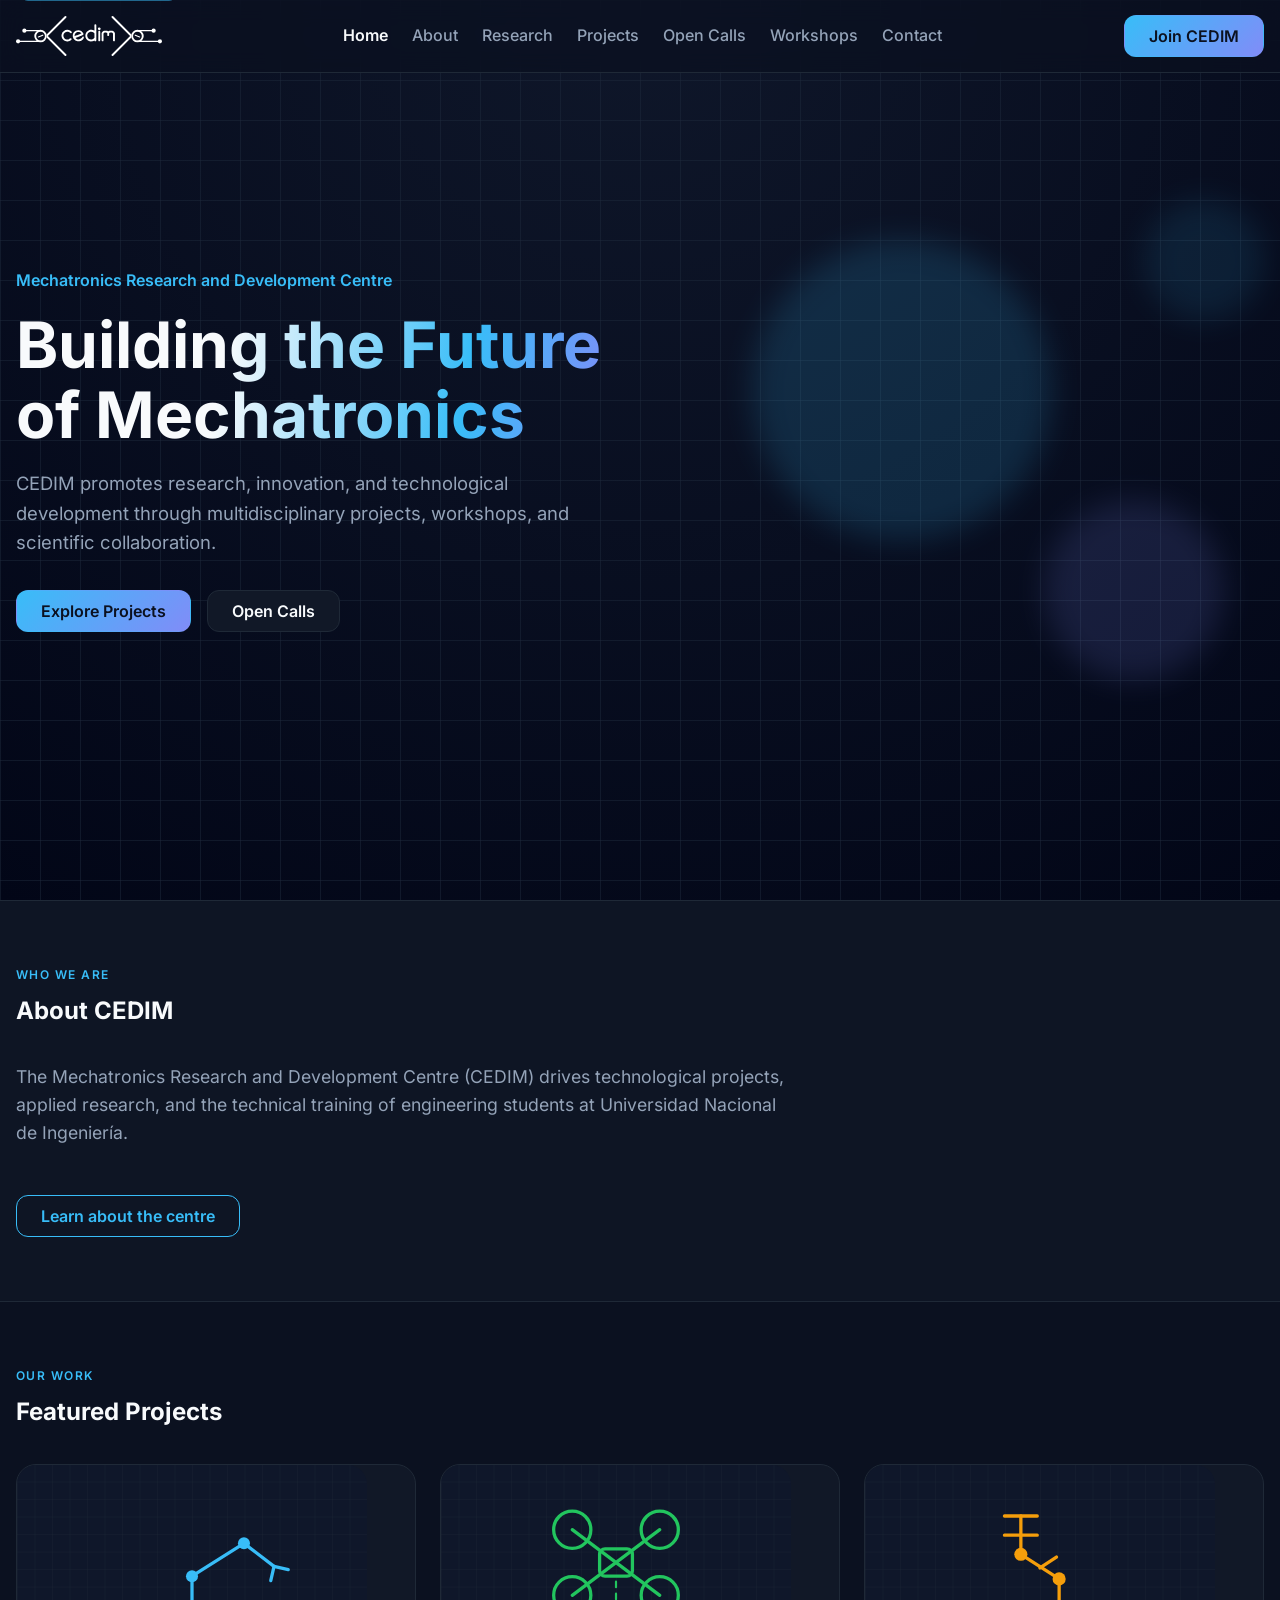
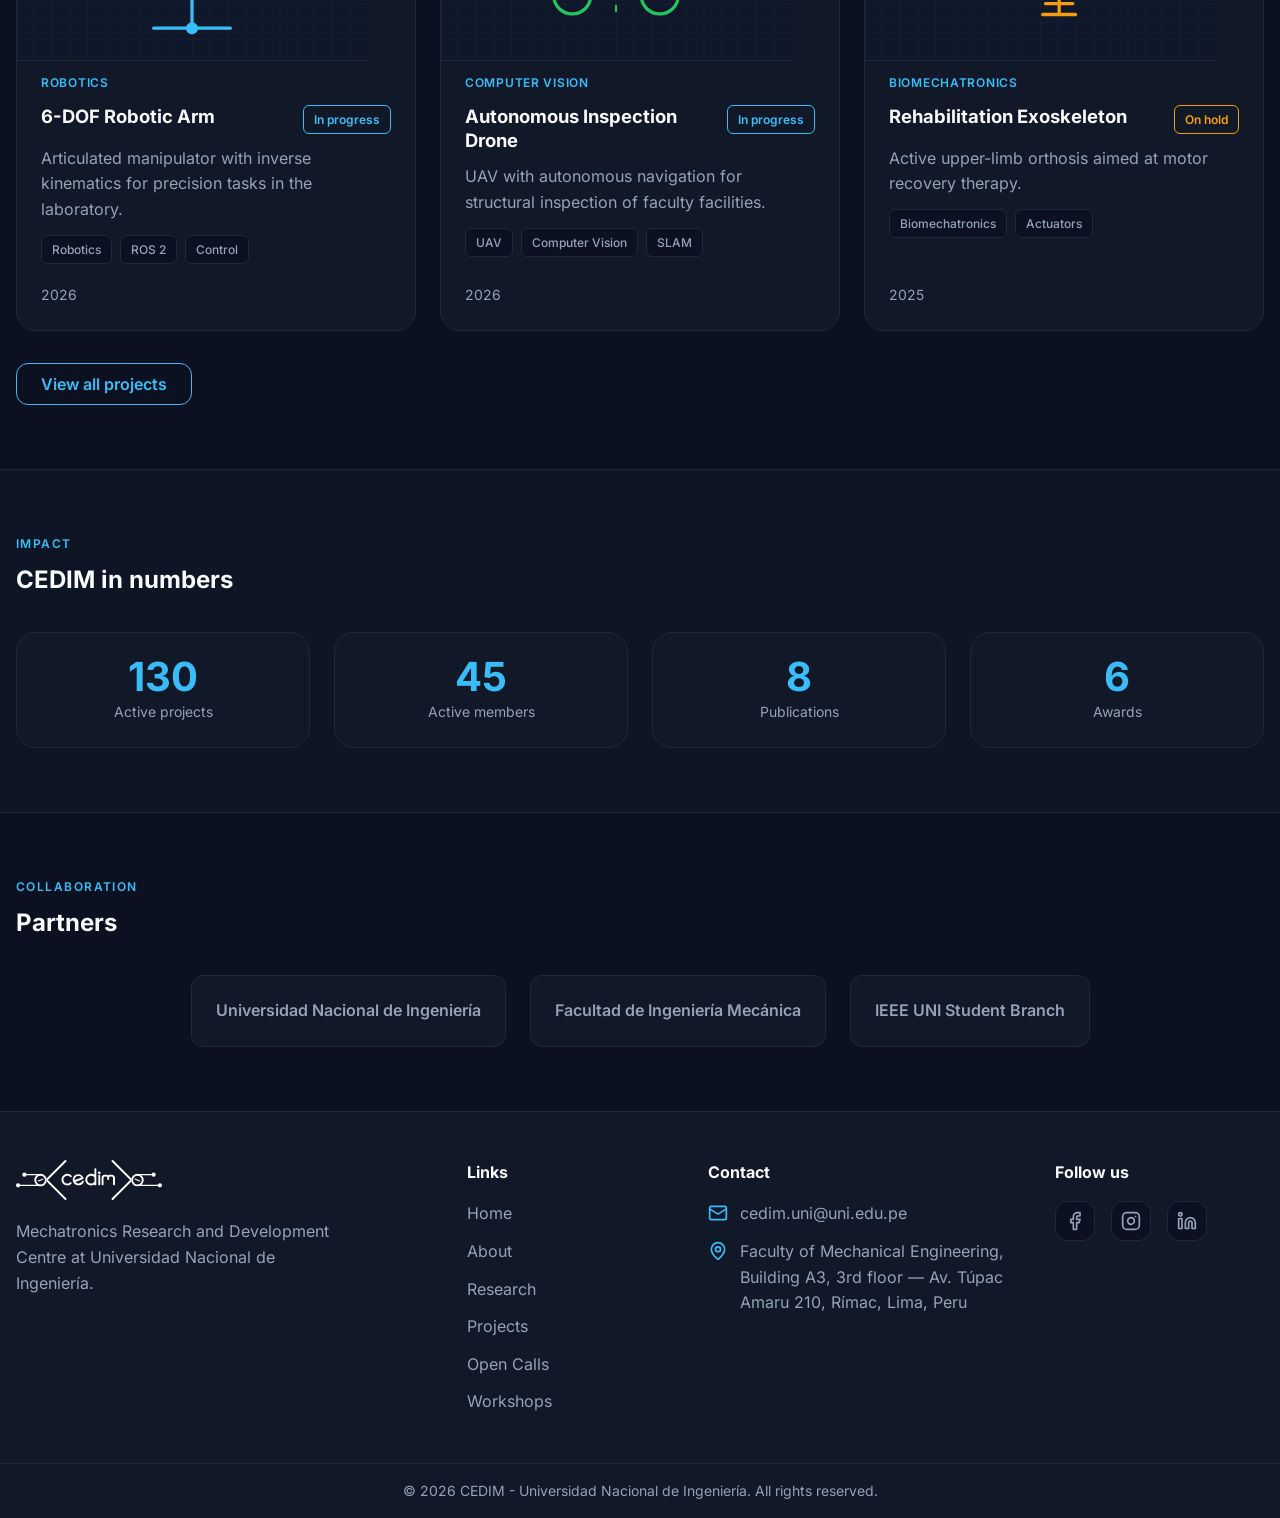
<file: index.html>
<!DOCTYPE html>
<html lang="en">
<head>
  <meta charset="UTF-8" />
  <meta name="viewport" content="width=device-width, initial-scale=1.0" />
  <title>CEDIM | Mechatronics Research and Development Centre</title>

  <meta name="description" content="CEDIM drives research, innovation, and technological development at Universidad Nacional de Ingeniería through multidisciplinary projects, workshops, and scientific collaboration." />
  <link rel="canonical" href="https://cedimunifim.github.io/cedim-web/" />

  <!-- Vista previa al compartir el enlace. og:url y og:image tienen que
       ser absolutas: los rastreadores de redes no resuelven rutas
       relativas. Si el sitio cambia de dominio hay que actualizarlas
       en las siete páginas. -->
  <meta property="og:type" content="website" />
  <meta property="og:site_name" content="CEDIM" />
  <meta property="og:locale" content="en_US" />
  <meta property="og:title" content="CEDIM | Mechatronics Research and Development Centre" />
  <meta property="og:description" content="CEDIM drives research, innovation, and technological development at Universidad Nacional de Ingeniería through multidisciplinary projects, workshops, and scientific collaboration." />
  <meta property="og:url" content="https://cedimunifim.github.io/cedim-web/" />
  <meta property="og:image" content="https://cedimunifim.github.io/cedim-web/assets/img/social/og-image.png" />
  <meta property="og:image:width" content="1200" />
  <meta property="og:image:height" content="630" />
  <meta property="og:image:alt" content="CEDIM — Building the Future of Mechatronics" />

  <meta name="twitter:card" content="summary_large_image" />
  <meta name="twitter:title" content="CEDIM | Mechatronics Research and Development Centre" />
  <meta name="twitter:description" content="CEDIM drives research, innovation, and technological development at Universidad Nacional de Ingeniería through multidisciplinary projects, workshops, and scientific collaboration." />
  <meta name="twitter:image" content="https://cedimunifim.github.io/cedim-web/assets/img/social/og-image.png" />

  <link rel="icon" href="assets/img/logos/favicon.svg" type="image/svg+xml" />
  <link rel="apple-touch-icon" href="assets/img/logos/apple-touch-icon.png" />

  <link rel="stylesheet" href="assets/css/styles.css" />
</head>

<body>

  <div id="site-navbar"></div>

  <!-- Sin clase .page: el hero aporta su propio espaciado. El id es el
       destino del enlace "Skip to content" que inyecta site-chrome.js -->
  <main id="main-content">

  <!-- HERO -->
  <section id="home" class="hero">
    <div class="container hero-container">

        <div class="hero-content">

            <span class="hero-badge">
                Mechatronics Research and Development Centre
            </span>

            <h1 class="hero-title">
                Building the Future of Mechatronics
            </h1>

            <p class="hero-description">
                CEDIM promotes research, innovation, and technological development through multidisciplinary projects, workshops, and scientific collaboration.
            </p>

            <div class="hero-actions">
                <a href="projects.html" class="btn btn-primary">
                    Explore Projects
                </a>

                <a href="open-calls.html" class="btn btn-secondary">
                    Open Calls
                </a>
            </div>

        </div>

        <div class="hero-visual">

            <div class="hero-circle hero-circle-1"></div>
            <div class="hero-circle hero-circle-2"></div>
            <div class="hero-circle hero-circle-3"></div>

        </div>

    </div>
  </section>

  <!-- ABOUT (summary; the full page is about.html) -->
  <section id="about" class="section section-alt">
    <div class="container">
      <span class="section-eyebrow">Who we are</span>
      <h2 class="section-title">About CEDIM</h2>
      <p class="page-intro">
        The Mechatronics Research and Development Centre (CEDIM) drives technological
        projects, applied research, and the technical training of engineering students
        at Universidad Nacional de Ingeniería.
      </p>
      <a href="about.html" class="btn btn-outline">Learn about the centre</a>
    </div>
  </section>

  <!-- FEATURED PROJECTS -->
  <section class="section">
    <div class="container">
      <span class="section-eyebrow">Our work</span>
      <h2 class="section-title">Featured Projects</h2>

      <!-- Rendered by components/cards/cards.js -->
      <div id="featured-projects" class="cards-grid"></div>

      <div class="section-actions">
        <a href="projects.html" class="btn btn-outline">View all projects</a>
      </div>
    </div>
  </section>

  <!-- STATISTICS — se oculta sola si stats.js queda vacío -->
  <section class="section section-alt" id="stats-section">
    <div class="container">
      <span class="section-eyebrow">Impact</span>
      <h2 class="section-title">CEDIM in numbers</h2>

      <!-- Rendered by components/cards/cards.js -->
      <div id="stats-grid" class="cards-grid cards-grid-stats"></div>
    </div>
  </section>

  <!-- PARTNERS — se oculta sola si partners.js queda vacío -->
  <section class="section" id="partners-section">
    <div class="container">
      <span class="section-eyebrow">Collaboration</span>
      <h2 class="section-title">Partners</h2>

      <!-- Rendered by components/partners/partners.js -->
      <div id="partners-list" class="partners-list"></div>
    </div>
  </section>

  </main>

  <div id="site-footer"></div>

  <!-- The chrome is injected before the scripts that query it -->
  <script src="components/site-chrome/site-chrome.js"></script>
  <script src="components/navbar/navbar.js"></script>
  <script src="components/footer/footer.js"></script>

  <!-- Data goes before the renderer that consumes it -->
  <script src="assets/js/data/projects.js"></script>
  <script src="assets/js/data/stats.js"></script>
  <script src="components/cards/cards.js"></script>

  <script src="assets/js/data/partners.js"></script>
  <script src="components/partners/partners.js"></script>
  <script src="components/reveal/reveal.js"></script>
</body>
</html>
</file>
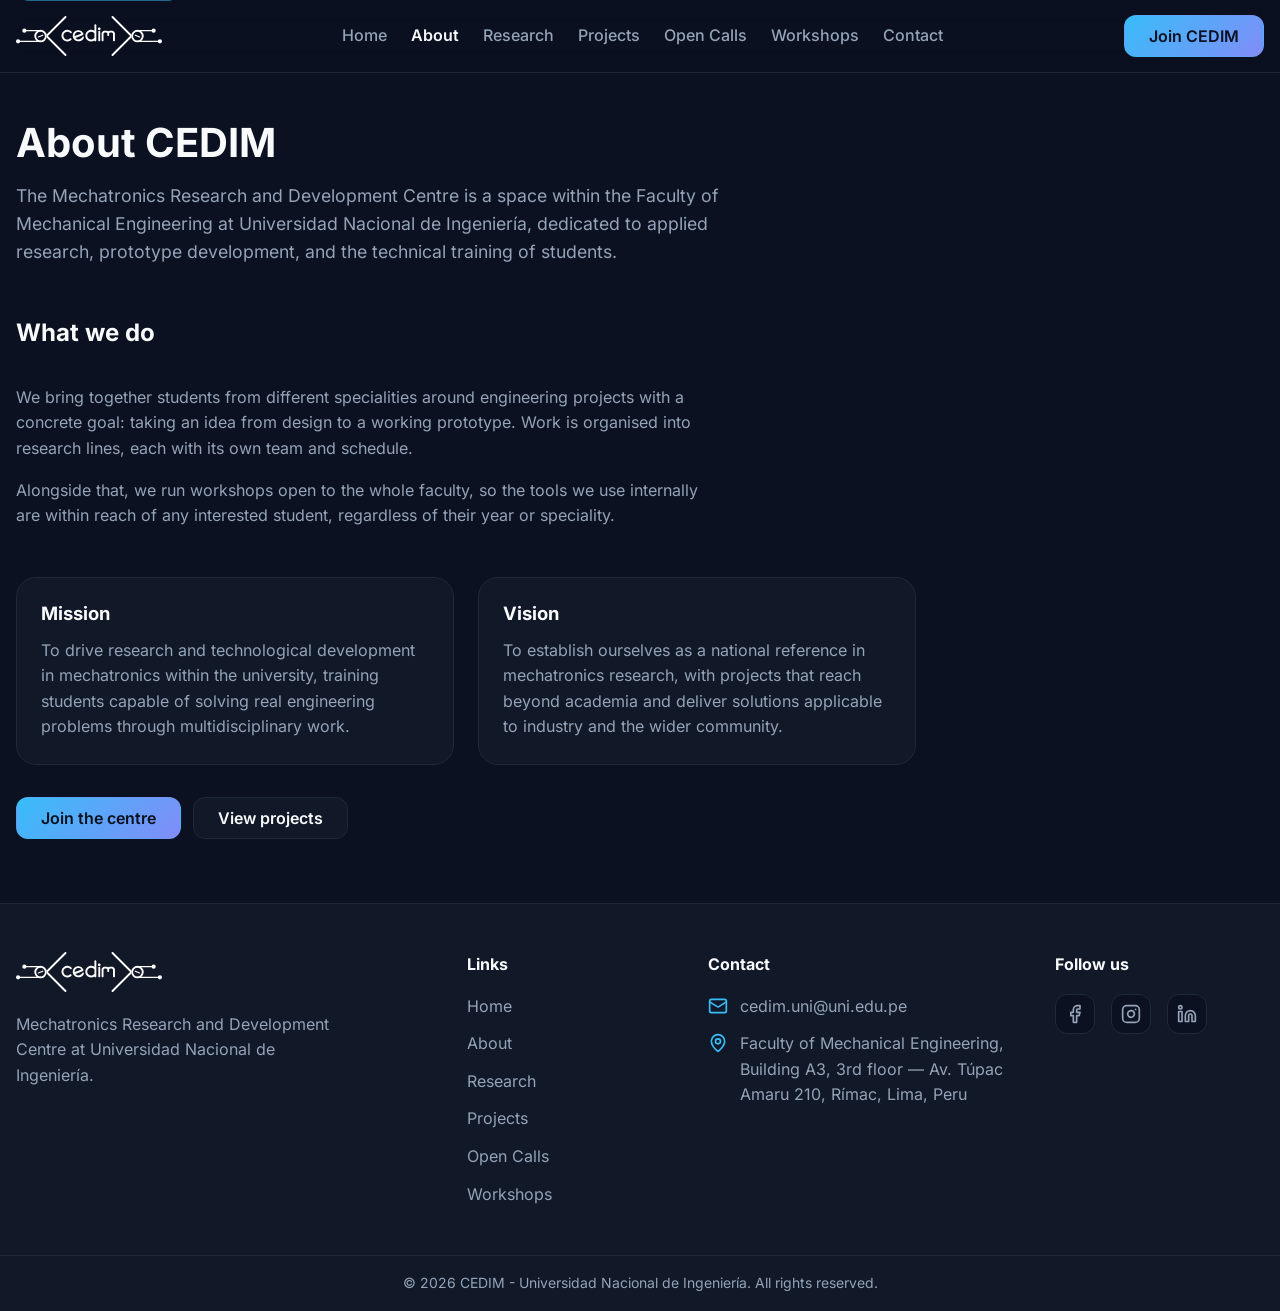
<file: about.html>
<!DOCTYPE html>
<html lang="en">
<head>
  <meta charset="UTF-8" />
  <meta name="viewport" content="width=device-width, initial-scale=1.0" />
  <title>About | CEDIM</title>

  <meta name="description" content="CEDIM is a centre within the Faculty of Mechanical Engineering at Universidad Nacional de Ingeniería, dedicated to applied research, prototype development, and the technical training of students." />
  <link rel="canonical" href="https://cedimunifim.github.io/cedim-web/about.html" />

  <meta property="og:type" content="website" />
  <meta property="og:site_name" content="CEDIM" />
  <meta property="og:locale" content="en_US" />
  <meta property="og:title" content="About CEDIM" />
  <meta property="og:description" content="A centre within the Faculty of Mechanical Engineering at Universidad Nacional de Ingeniería, dedicated to applied research, prototype development, and the technical training of students." />
  <meta property="og:url" content="https://cedimunifim.github.io/cedim-web/about.html" />
  <meta property="og:image" content="https://cedimunifim.github.io/cedim-web/assets/img/social/og-image.png" />
  <meta property="og:image:width" content="1200" />
  <meta property="og:image:height" content="630" />
  <meta property="og:image:alt" content="CEDIM — Building the Future of Mechatronics" />

  <meta name="twitter:card" content="summary_large_image" />
  <meta name="twitter:title" content="About CEDIM" />
  <meta name="twitter:description" content="A centre within the Faculty of Mechanical Engineering at Universidad Nacional de Ingeniería, dedicated to applied research, prototype development, and the technical training of students." />
  <meta name="twitter:image" content="https://cedimunifim.github.io/cedim-web/assets/img/social/og-image.png" />

  <link rel="icon" href="assets/img/logos/favicon.svg" type="image/svg+xml" />
  <link rel="apple-touch-icon" href="assets/img/logos/apple-touch-icon.png" />

  <link rel="stylesheet" href="assets/css/styles.css" />
</head>

<body>

  <div id="site-navbar"></div>

  <main class="page" id="main-content">
    <div class="container">

      <h1 class="page-title">About CEDIM</h1>

      <p class="page-intro">
        The Mechatronics Research and Development Centre is a space within the
        Faculty of Mechanical Engineering at Universidad Nacional de Ingeniería,
        dedicated to applied research, prototype development, and the technical
        training of students.
      </p>

      <div class="prose">
        <h2 class="section-title">What we do</h2>
        <p>
          We bring together students from different specialities around engineering
          projects with a concrete goal: taking an idea from design to a working
          prototype. Work is organised into research lines, each with its own team
          and schedule.
        </p>
        <p>
          Alongside that, we run workshops open to the whole faculty, so the tools we
          use internally are within reach of any interested student, regardless of
          their year or speciality.
        </p>
      </div>

      <div class="cards-grid cards-grid-2">

        <article class="card">
          <h3 class="card-title">Mission</h3>
          <p class="card-description">
            To drive research and technological development in mechatronics within the
            university, training students capable of solving real engineering problems
            through multidisciplinary work.
          </p>
        </article>

        <article class="card">
          <h3 class="card-title">Vision</h3>
          <p class="card-description">
            To establish ourselves as a national reference in mechatronics research,
            with projects that reach beyond academia and deliver solutions applicable
            to industry and the wider community.
          </p>
        </article>

      </div>

      <div class="section-actions">
        <a href="open-calls.html" class="btn btn-primary">Join the centre</a>
        <a href="projects.html" class="btn btn-secondary">View projects</a>
      </div>

    </div>
  </main>

  <div id="site-footer"></div>

  <script src="components/site-chrome/site-chrome.js"></script>
  <script src="components/navbar/navbar.js"></script>
  <script src="components/footer/footer.js"></script>
  <script src="components/reveal/reveal.js"></script>
</body>
</html>
</file>
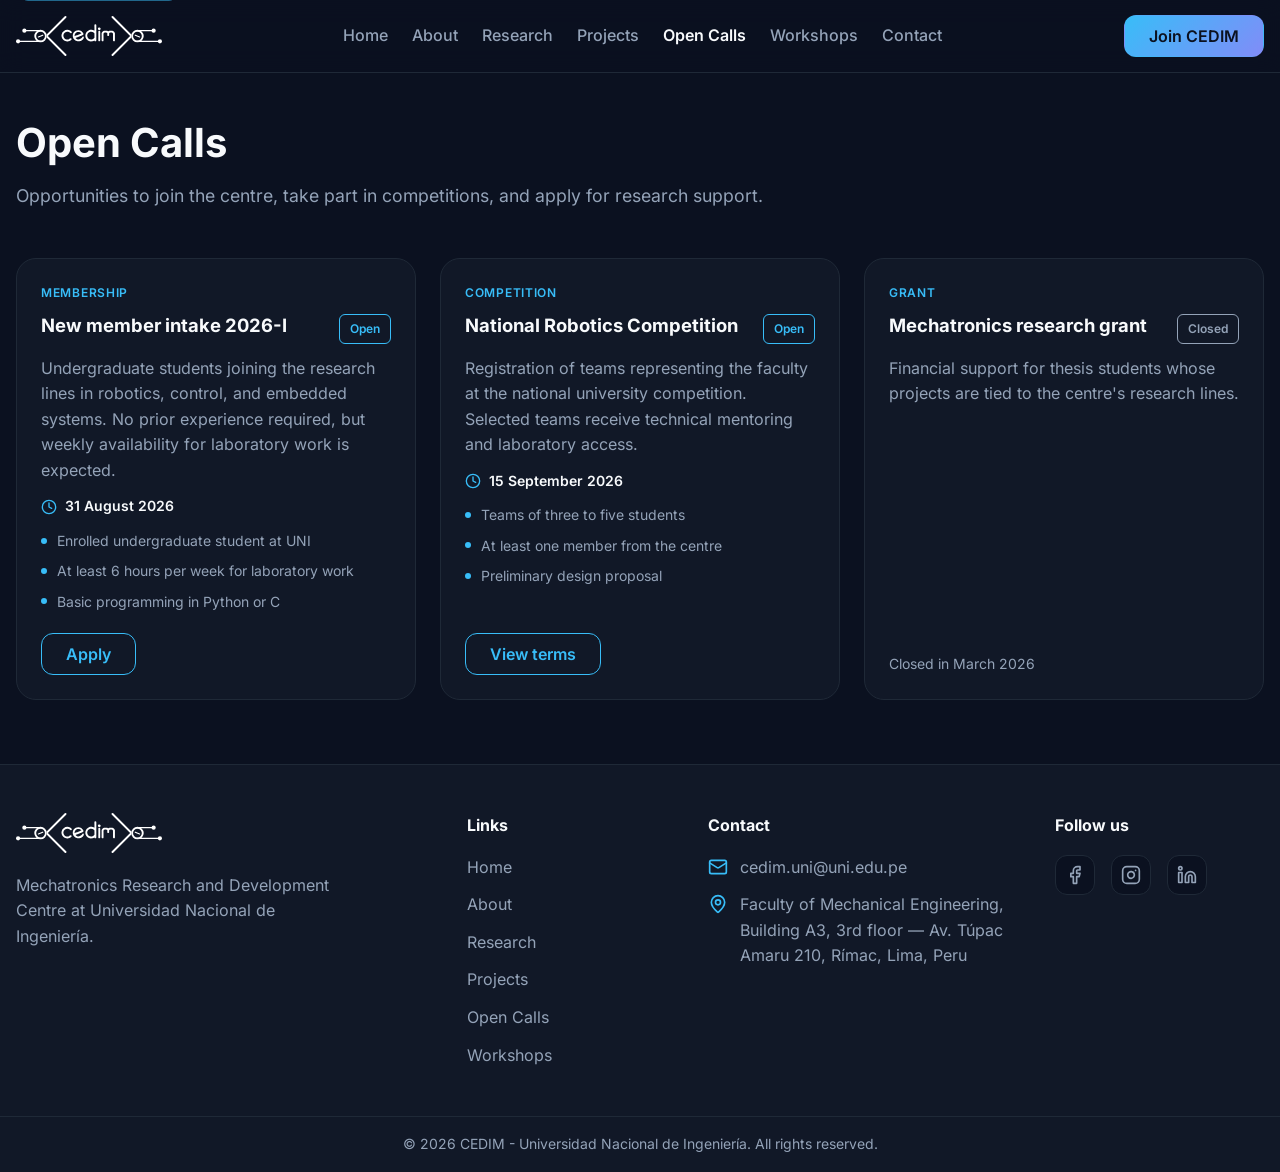
<file: open-calls.html>
<!DOCTYPE html>
<html lang="en">
<head>
  <meta charset="UTF-8" />
  <meta name="viewport" content="width=device-width, initial-scale=1.0" />
  <title>Open Calls | CEDIM</title>

  <meta name="description" content="Opportunities to join CEDIM, take part in robotics competitions, and apply for research support at Universidad Nacional de Ingeniería." />
  <link rel="canonical" href="https://cedimunifim.github.io/cedim-web/open-calls.html" />

  <meta property="og:type" content="website" />
  <meta property="og:site_name" content="CEDIM" />
  <meta property="og:locale" content="en_US" />
  <meta property="og:title" content="Open Calls | CEDIM" />
  <meta property="og:description" content="Opportunities to join the centre, take part in robotics competitions, and apply for research support." />
  <meta property="og:url" content="https://cedimunifim.github.io/cedim-web/open-calls.html" />
  <meta property="og:image" content="https://cedimunifim.github.io/cedim-web/assets/img/social/og-image.png" />
  <meta property="og:image:width" content="1200" />
  <meta property="og:image:height" content="630" />
  <meta property="og:image:alt" content="CEDIM — Building the Future of Mechatronics" />

  <meta name="twitter:card" content="summary_large_image" />
  <meta name="twitter:title" content="Open Calls | CEDIM" />
  <meta name="twitter:description" content="Opportunities to join the centre, take part in robotics competitions, and apply for research support." />
  <meta name="twitter:image" content="https://cedimunifim.github.io/cedim-web/assets/img/social/og-image.png" />

  <link rel="icon" href="assets/img/logos/favicon.svg" type="image/svg+xml" />
  <link rel="apple-touch-icon" href="assets/img/logos/apple-touch-icon.png" />

  <link rel="stylesheet" href="assets/css/styles.css" />
</head>

<body>

  <div id="site-navbar"></div>

  <main class="page" id="main-content">
    <div class="container">

      <h1 class="page-title">Open Calls</h1>

      <p class="page-intro">
        Opportunities to join the centre, take part in competitions, and apply
        for research support.
      </p>

      <!-- Rendered by components/cards/cards.js -->
      <div id="calls-grid" class="cards-grid"></div>

    </div>
  </main>

  <div id="site-footer"></div>

  <script src="components/site-chrome/site-chrome.js"></script>
  <script src="components/navbar/navbar.js"></script>
  <script src="components/footer/footer.js"></script>

  <!-- Data goes before the renderer that consumes it -->
  <script src="assets/js/data/open-calls.js"></script>
  <script src="components/cards/cards.js"></script>
  <script src="components/reveal/reveal.js"></script>
</body>
</html>
</file>
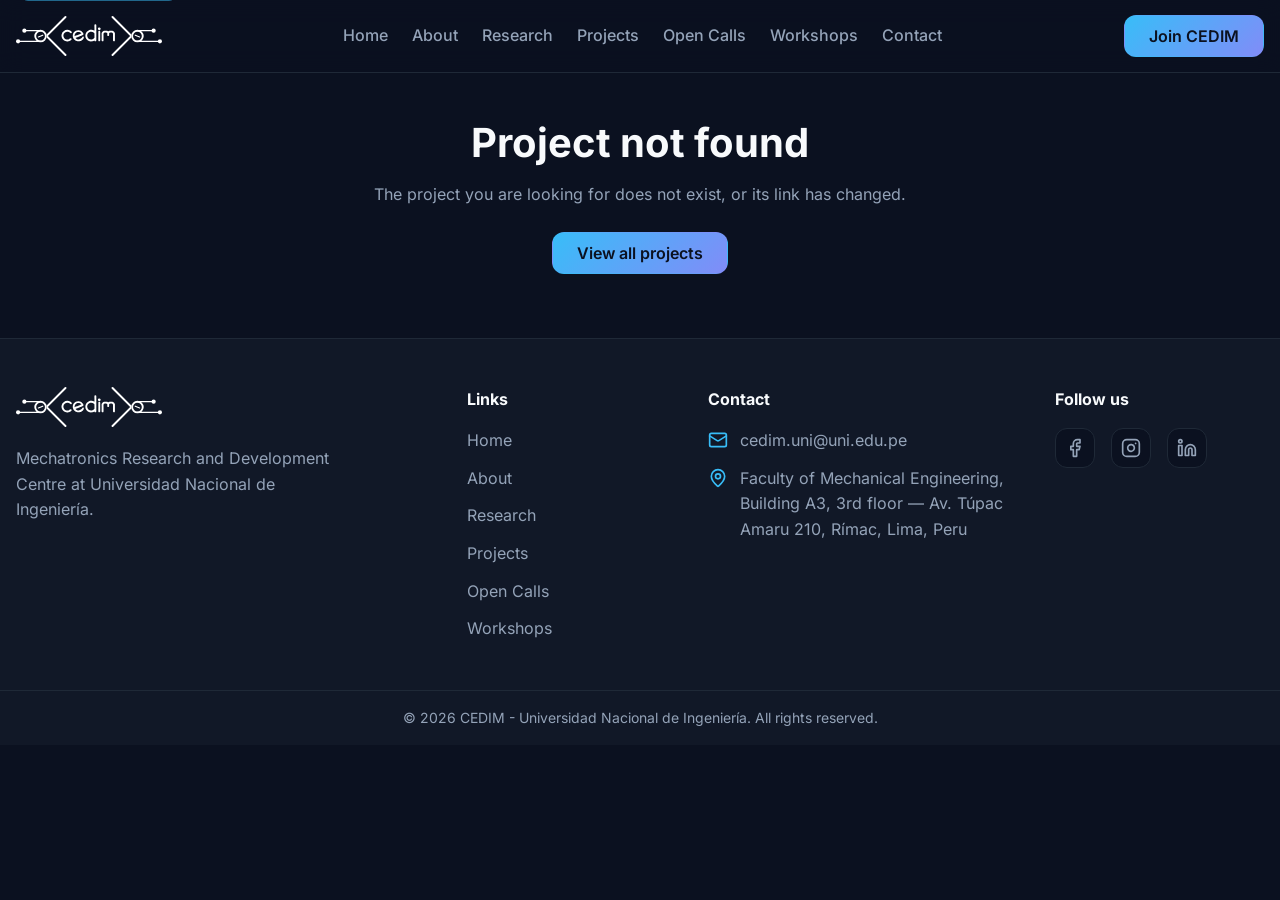
<file: project.html>
<!DOCTYPE html>
<html lang="en">
<head>
  <meta charset="UTF-8" />
  <meta name="viewport" content="width=device-width, initial-scale=1.0" />

  <!-- project-detail.js replaces this with the project name -->
  <title>Project | CEDIM</title>

  <meta name="description" content="A CEDIM project: applied engineering developed by students at the Mechatronics Research and Development Centre of Universidad Nacional de Ingeniería." />

  <!-- OJO: estas etiquetas son genéricas y NO cambian por proyecto.
       Los rastreadores de Facebook, LinkedIn y WhatsApp no ejecutan
       JavaScript, así que nunca ven lo que project-detail.js escribe:
       leen solo este HTML. Por eso cualquier ?id= compartido muestra
       la misma vista previa. Para tener vista previa por proyecto
       habría que generar un HTML por proyecto, lo que rompería el
       "editar datos, no código" que sostiene esta arquitectura.
       Se omiten og:url y canonical a propósito: al no poder incluir
       el ?id=, fijarlos agruparía todos los proyectos en una sola
       URL para las redes. -->
  <meta property="og:type" content="article" />
  <meta property="og:site_name" content="CEDIM" />
  <meta property="og:locale" content="en_US" />
  <meta property="og:title" content="CEDIM Project" />
  <meta property="og:description" content="Applied engineering developed by students at the Mechatronics Research and Development Centre of Universidad Nacional de Ingeniería." />
  <meta property="og:image" content="https://cedimunifim.github.io/cedim-web/assets/img/social/og-image.png" />
  <meta property="og:image:width" content="1200" />
  <meta property="og:image:height" content="630" />
  <meta property="og:image:alt" content="CEDIM — Building the Future of Mechatronics" />

  <meta name="twitter:card" content="summary_large_image" />
  <meta name="twitter:title" content="CEDIM Project" />
  <meta name="twitter:description" content="Applied engineering developed by students at the Mechatronics Research and Development Centre of Universidad Nacional de Ingeniería." />
  <meta name="twitter:image" content="https://cedimunifim.github.io/cedim-web/assets/img/social/og-image.png" />

  <link rel="icon" href="assets/img/logos/favicon.svg" type="image/svg+xml" />
  <link rel="apple-touch-icon" href="assets/img/logos/apple-touch-icon.png" />

  <link rel="stylesheet" href="assets/css/styles.css" />
</head>

<body>

  <div id="site-navbar"></div>

  <main class="page" id="main-content">
    <!-- Rendered by components/project-detail/project-detail.js -->
    <div class="container" id="project-content"></div>
  </main>

  <div id="site-footer"></div>

  <script src="components/site-chrome/site-chrome.js"></script>
  <script src="components/navbar/navbar.js"></script>
  <script src="components/footer/footer.js"></script>

  <script src="assets/js/data/projects.js"></script>
  <script src="components/project-detail/project-detail.js"></script>
  <script src="components/reveal/reveal.js"></script>
</body>
</html>
</file>
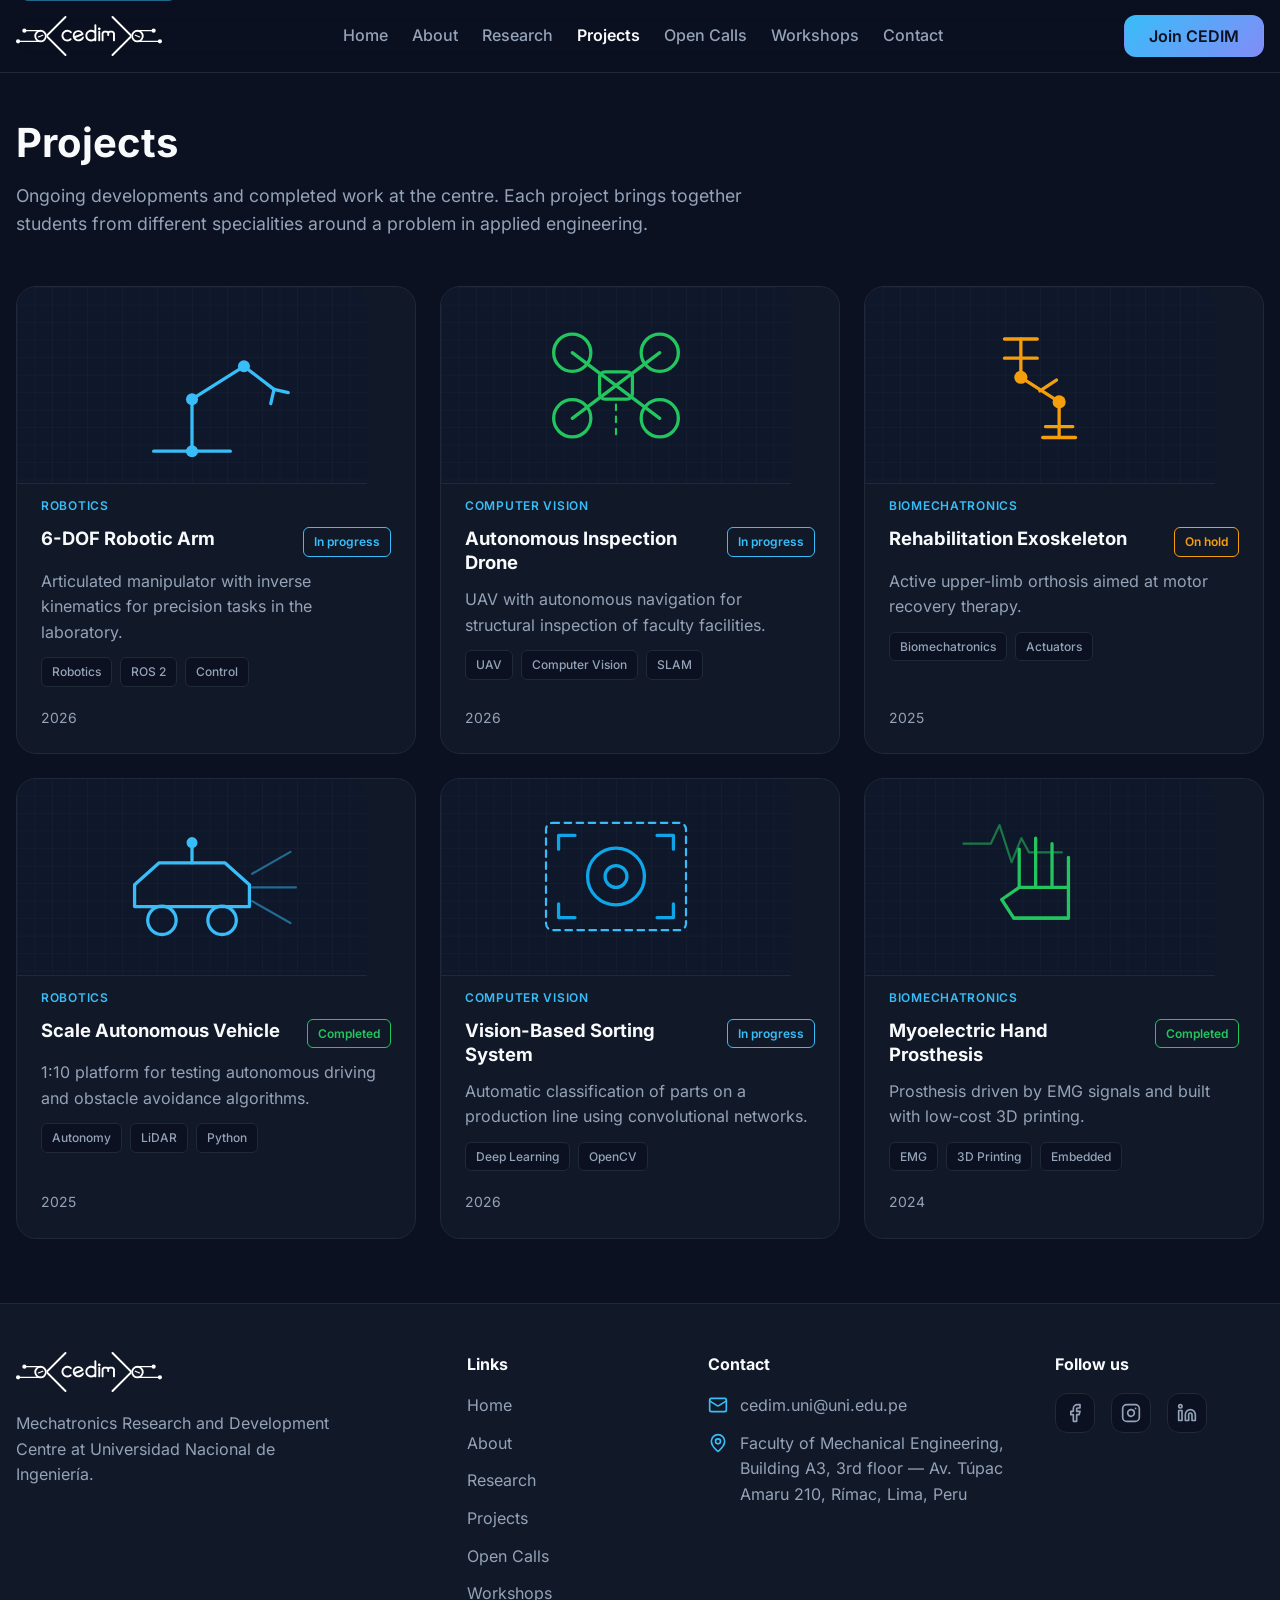
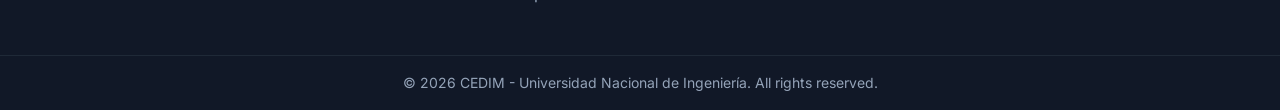
<file: projects.html>
<!DOCTYPE html>
<html lang="en">
<head>
  <meta charset="UTF-8" />
  <meta name="viewport" content="width=device-width, initial-scale=1.0" />
  <title>Projects | CEDIM</title>

  <meta name="description" content="Ongoing developments and completed work at CEDIM: robotic manipulators, autonomous vehicles, computer vision systems, and rehabilitation devices." />
  <link rel="canonical" href="https://cedimunifim.github.io/cedim-web/projects.html" />

  <meta property="og:type" content="website" />
  <meta property="og:site_name" content="CEDIM" />
  <meta property="og:locale" content="en_US" />
  <meta property="og:title" content="Projects | CEDIM" />
  <meta property="og:description" content="Ongoing developments and completed work: robotic manipulators, autonomous vehicles, computer vision systems, and rehabilitation devices." />
  <meta property="og:url" content="https://cedimunifim.github.io/cedim-web/projects.html" />
  <meta property="og:image" content="https://cedimunifim.github.io/cedim-web/assets/img/social/og-image.png" />
  <meta property="og:image:width" content="1200" />
  <meta property="og:image:height" content="630" />
  <meta property="og:image:alt" content="CEDIM — Building the Future of Mechatronics" />

  <meta name="twitter:card" content="summary_large_image" />
  <meta name="twitter:title" content="Projects | CEDIM" />
  <meta name="twitter:description" content="Ongoing developments and completed work: robotic manipulators, autonomous vehicles, computer vision systems, and rehabilitation devices." />
  <meta name="twitter:image" content="https://cedimunifim.github.io/cedim-web/assets/img/social/og-image.png" />

  <link rel="icon" href="assets/img/logos/favicon.svg" type="image/svg+xml" />
  <link rel="apple-touch-icon" href="assets/img/logos/apple-touch-icon.png" />

  <link rel="stylesheet" href="assets/css/styles.css" />
</head>

<body>

  <div id="site-navbar"></div>

  <main class="page" id="main-content">
    <div class="container">

      <h1 class="page-title">Projects</h1>

      <p class="page-intro">
        Ongoing developments and completed work at the centre. Each project brings
        together students from different specialities around a problem in applied
        engineering.
      </p>

      <!-- Rendered by components/cards/cards.js -->
      <div id="projects-grid" class="cards-grid"></div>

    </div>
  </main>

  <div id="site-footer"></div>

  <script src="components/site-chrome/site-chrome.js"></script>
  <script src="components/navbar/navbar.js"></script>
  <script src="components/footer/footer.js"></script>

  <script src="assets/js/data/projects.js"></script>
  <script src="components/cards/cards.js"></script>
  <script src="components/reveal/reveal.js"></script>
</body>
</html>
</file>
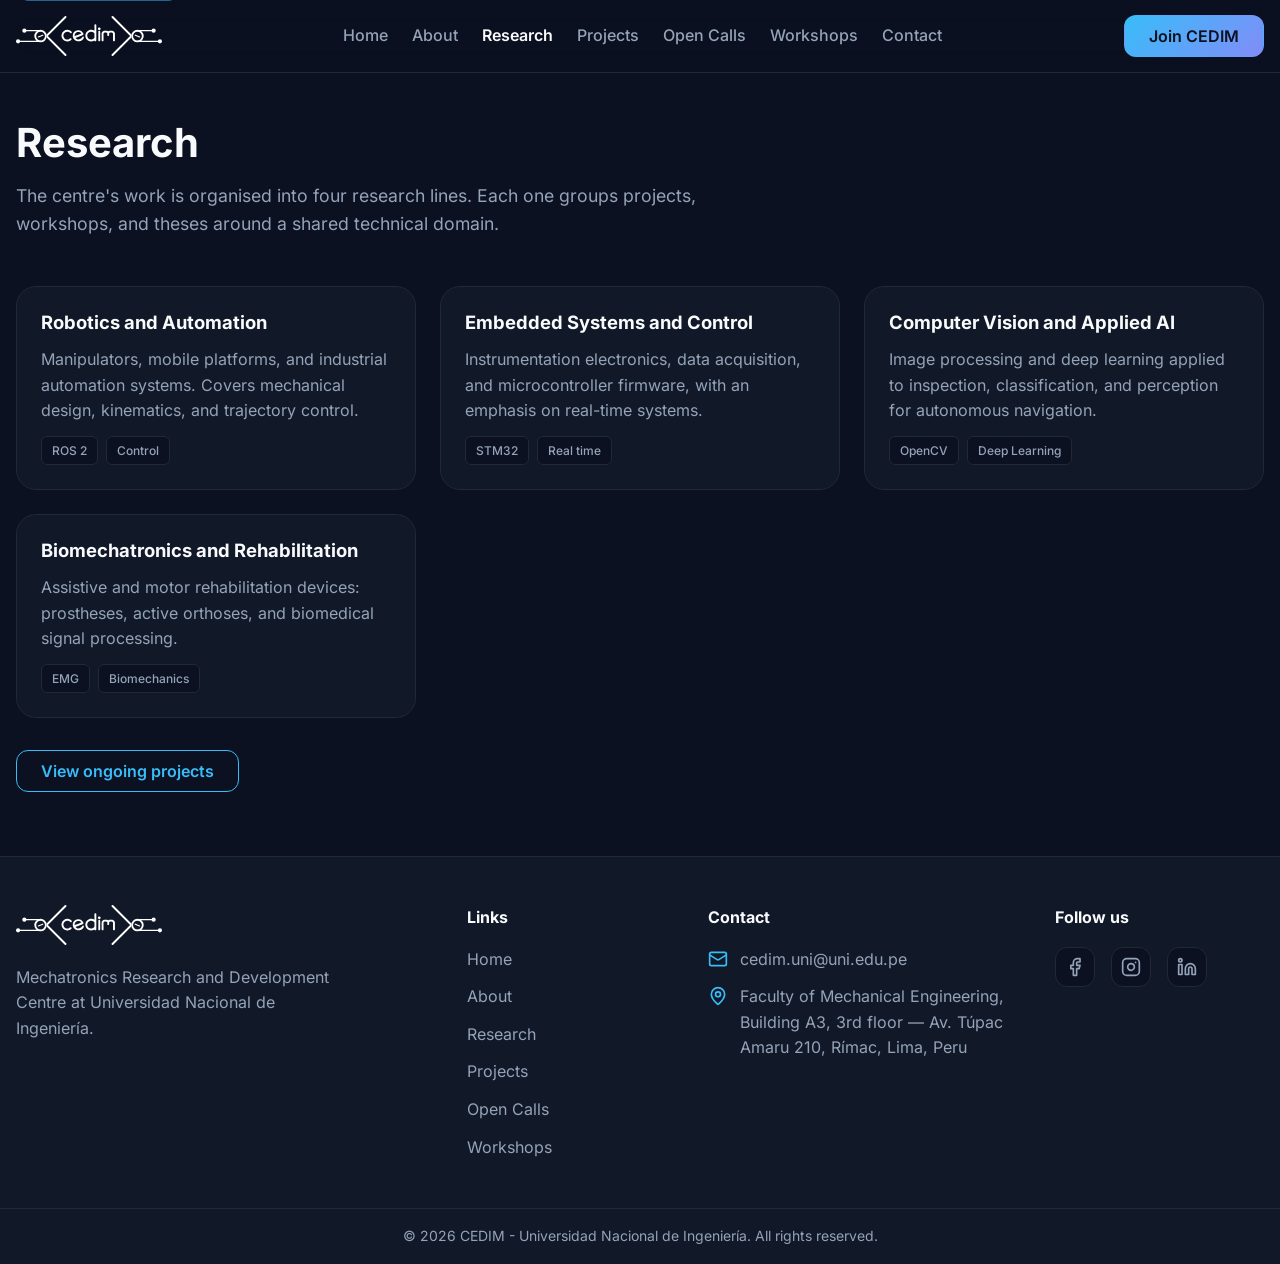
<file: research.html>
<!DOCTYPE html>
<html lang="en">
<head>
  <meta charset="UTF-8" />
  <meta name="viewport" content="width=device-width, initial-scale=1.0" />
  <title>Research | CEDIM</title>

  <meta name="description" content="CEDIM research lines: robotics and automation, embedded systems and control, computer vision and applied AI, and biomechatronics and rehabilitation." />
  <link rel="canonical" href="https://cedimunifim.github.io/cedim-web/research.html" />

  <meta property="og:type" content="website" />
  <meta property="og:site_name" content="CEDIM" />
  <meta property="og:locale" content="en_US" />
  <meta property="og:title" content="Research | CEDIM" />
  <meta property="og:description" content="Four research lines: robotics and automation, embedded systems and control, computer vision and applied AI, and biomechatronics and rehabilitation." />
  <meta property="og:url" content="https://cedimunifim.github.io/cedim-web/research.html" />
  <meta property="og:image" content="https://cedimunifim.github.io/cedim-web/assets/img/social/og-image.png" />
  <meta property="og:image:width" content="1200" />
  <meta property="og:image:height" content="630" />
  <meta property="og:image:alt" content="CEDIM — Building the Future of Mechatronics" />

  <meta name="twitter:card" content="summary_large_image" />
  <meta name="twitter:title" content="Research | CEDIM" />
  <meta name="twitter:description" content="Four research lines: robotics and automation, embedded systems and control, computer vision and applied AI, and biomechatronics and rehabilitation." />
  <meta name="twitter:image" content="https://cedimunifim.github.io/cedim-web/assets/img/social/og-image.png" />

  <link rel="icon" href="assets/img/logos/favicon.svg" type="image/svg+xml" />
  <link rel="apple-touch-icon" href="assets/img/logos/apple-touch-icon.png" />

  <link rel="stylesheet" href="assets/css/styles.css" />
</head>

<body>

  <div id="site-navbar"></div>

  <main class="page" id="main-content">
    <div class="container">

      <h1 class="page-title">Research</h1>

      <p class="page-intro">
        The centre's work is organised into four research lines. Each one groups
        projects, workshops, and theses around a shared technical domain.
      </p>

      <div class="cards-grid">

        <article class="card">
          <h3 class="card-title">Robotics and Automation</h3>
          <p class="card-description">
            Manipulators, mobile platforms, and industrial automation systems.
            Covers mechanical design, kinematics, and trajectory control.
          </p>
          <div class="card-tags">
            <span class="card-tag">ROS 2</span>
            <span class="card-tag">Control</span>
          </div>
        </article>

        <article class="card">
          <h3 class="card-title">Embedded Systems and Control</h3>
          <p class="card-description">
            Instrumentation electronics, data acquisition, and microcontroller
            firmware, with an emphasis on real-time systems.
          </p>
          <div class="card-tags">
            <span class="card-tag">STM32</span>
            <span class="card-tag">Real time</span>
          </div>
        </article>

        <article class="card">
          <h3 class="card-title">Computer Vision and Applied AI</h3>
          <p class="card-description">
            Image processing and deep learning applied to inspection,
            classification, and perception for autonomous navigation.
          </p>
          <div class="card-tags">
            <span class="card-tag">OpenCV</span>
            <span class="card-tag">Deep Learning</span>
          </div>
        </article>

        <article class="card">
          <h3 class="card-title">Biomechatronics and Rehabilitation</h3>
          <p class="card-description">
            Assistive and motor rehabilitation devices: prostheses, active
            orthoses, and biomedical signal processing.
          </p>
          <div class="card-tags">
            <span class="card-tag">EMG</span>
            <span class="card-tag">Biomechanics</span>
          </div>
        </article>

      </div>

      <div class="section-actions">
        <a href="projects.html" class="btn btn-outline">View ongoing projects</a>
      </div>

    </div>
  </main>

  <div id="site-footer"></div>

  <script src="components/site-chrome/site-chrome.js"></script>
  <script src="components/navbar/navbar.js"></script>
  <script src="components/footer/footer.js"></script>
  <script src="components/reveal/reveal.js"></script>
</body>
</html>
</file>
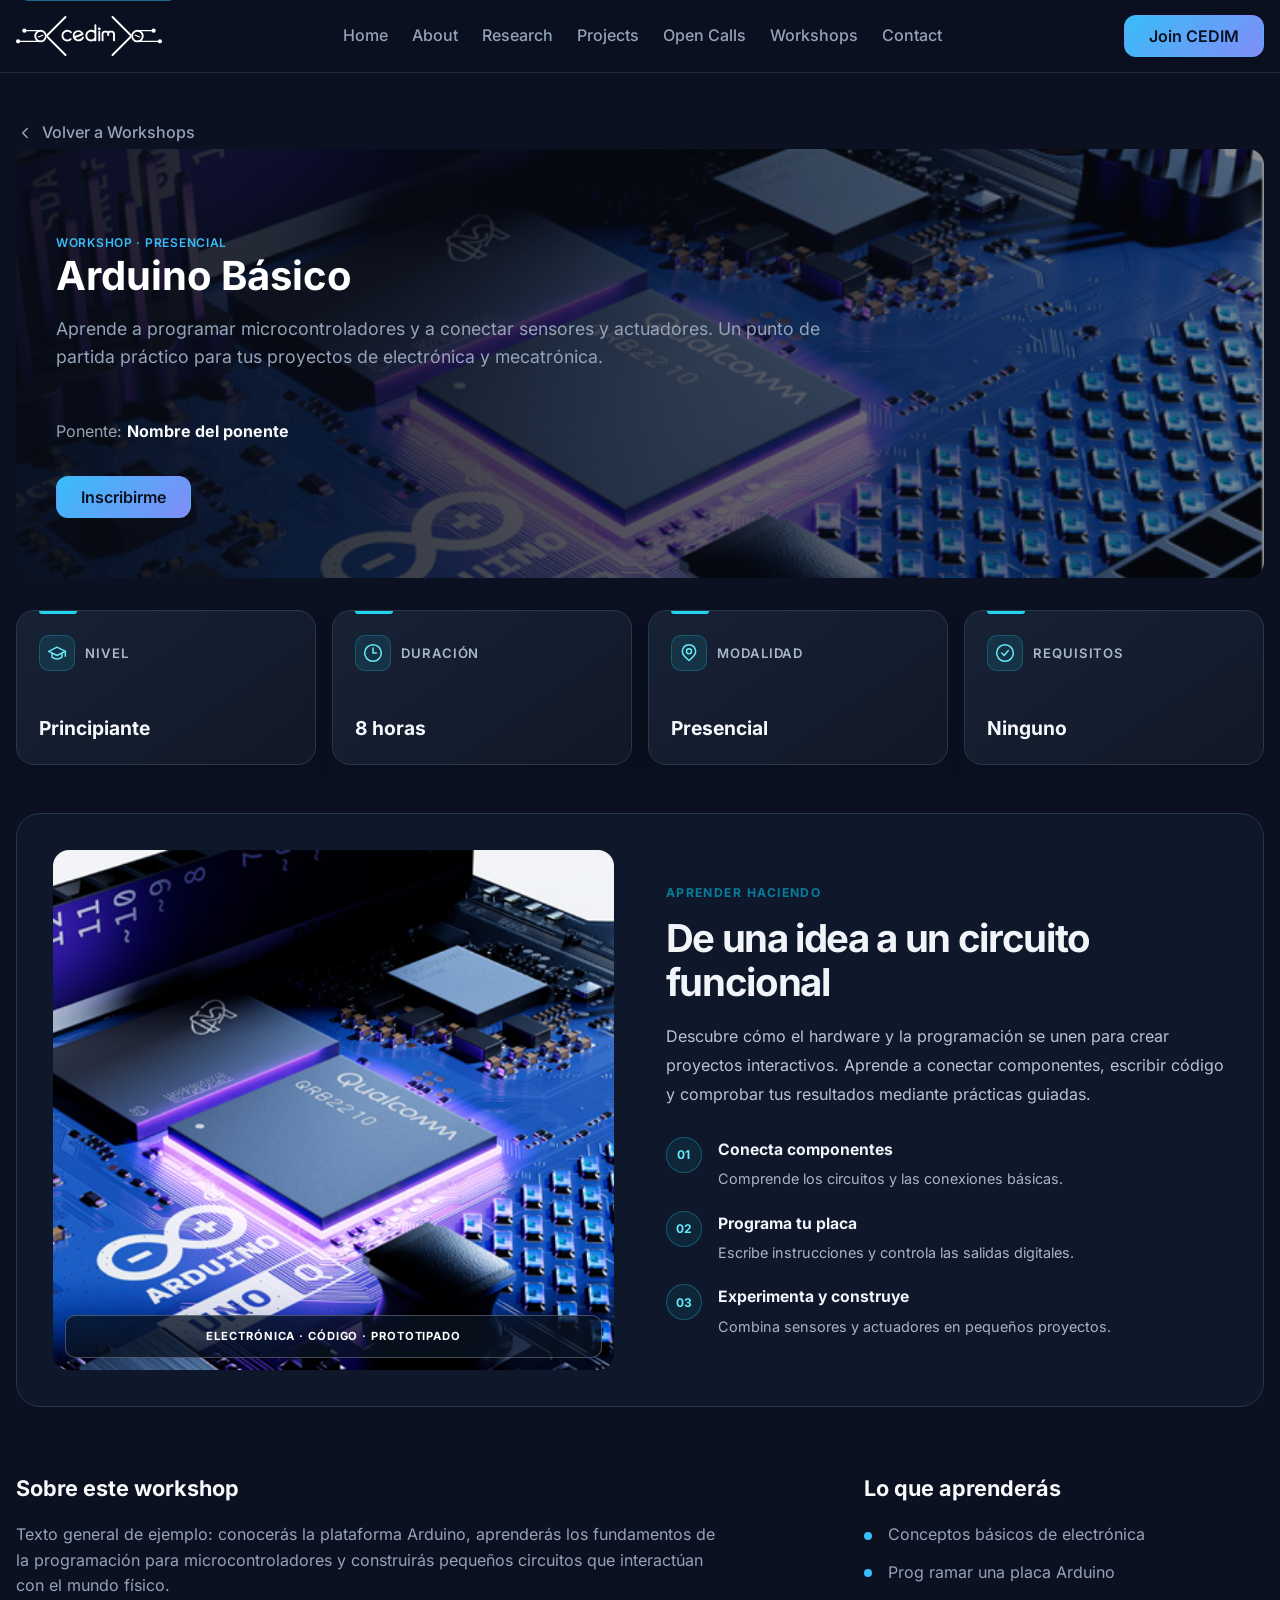
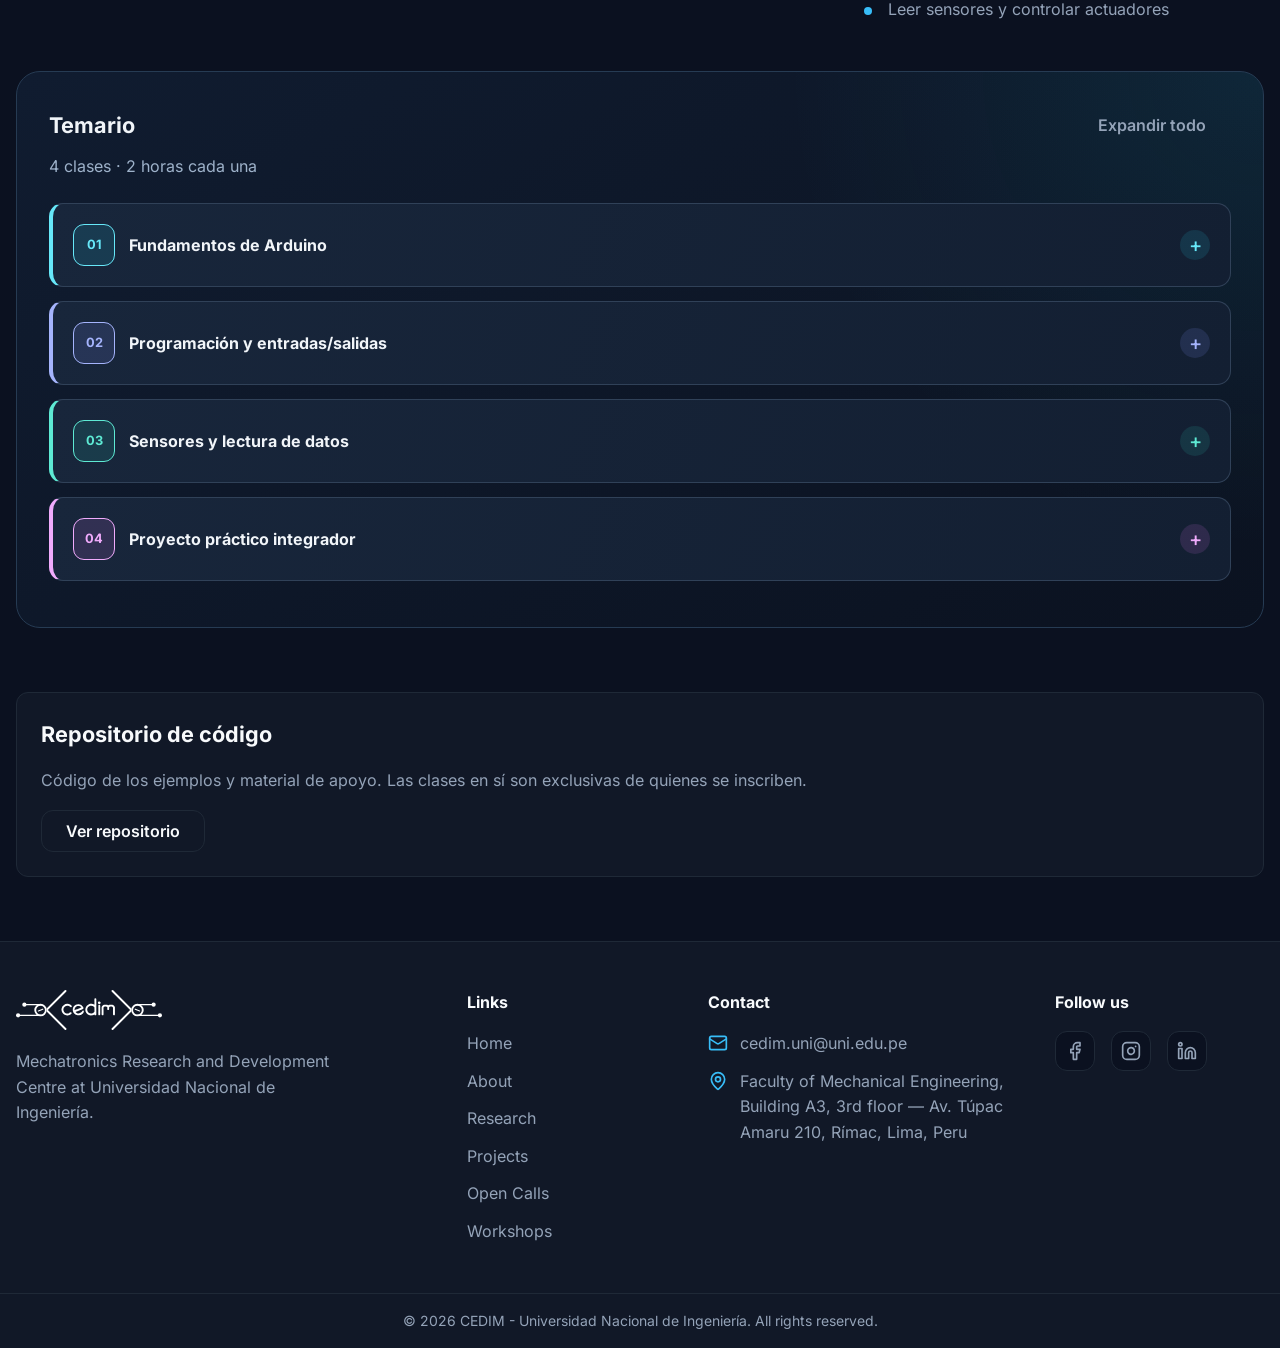
<file: workshop-arduino.html>
<!DOCTYPE html>
<html lang="es">
<head>
  <meta charset="UTF-8" />
  <meta name="viewport" content="width=device-width, initial-scale=1.0" />
  <title>Arduino Básico | CEDIM</title>

  <meta name="description" content="Workshop presencial de Arduino Básico de CEDIM: 4 clases de 2 horas para aprender electrónica y programación con microcontroladores." />
  <link rel="canonical" href="https://cedimunifim.github.io/cedim-web/workshop-arduino.html" />

  <meta property="og:type" content="website" />
  <meta property="og:site_name" content="CEDIM" />
  <meta property="og:locale" content="es_ES" />
  <meta property="og:title" content="Arduino Básico | CEDIM" />
  <meta property="og:description" content="4 clases presenciales de 2 horas para dar tus primeros pasos con Arduino." />
  <meta property="og:url" content="https://cedimunifim.github.io/cedim-web/workshop-arduino.html" />
  <meta property="og:image" content="https://cedimunifim.github.io/cedim-web/assets/img/social/og-image.png" />
  <meta property="og:image:width" content="1200" />
  <meta property="og:image:height" content="630" />
  <meta property="og:image:alt" content="CEDIM — Building the Future of Mechatronics" />

  <meta name="twitter:card" content="summary_large_image" />
  <meta name="twitter:title" content="Arduino Básico | CEDIM" />
  <meta name="twitter:description" content="4 clases presenciales de 2 horas para dar tus primeros pasos con Arduino." />
  <meta name="twitter:image" content="https://cedimunifim.github.io/cedim-web/assets/img/social/og-image.png" />

  <link rel="icon" href="assets/img/logos/favicon.svg" type="image/svg+xml" />
  <link rel="apple-touch-icon" href="assets/img/logos/apple-touch-icon.png" />

  <link rel="stylesheet" href="assets/css/styles.css" />
</head>

<body>

  <div id="site-navbar"></div>
  <main class="page" id="main-content">
    <div class="container">

      <a class="project-back" href="workshops.html">
        <svg viewBox="0 0 24 24" fill="none" stroke="currentColor" stroke-width="2" stroke-linecap="round" stroke-linejoin="round" aria-hidden="true"><path d="m15 18-6-6 6-6"></path></svg>
        Volver a Workshops
      </a>
      <div class="arduino-hero">
       <p class="card-category project-category">Workshop · Presencial</p>
       <h1 class="page-title">Arduino Básico</h1>
       <p class="page-intro">
        Aprende a programar microcontroladores y a conectar sensores y
        actuadores. Un punto de partida práctico para tus proyectos de
        electrónica y mecatrónica.
       </p>

       <p class="workshop-speaker">Ponente: <strong>Nombre del ponente</strong></p>

        <div class="section-actions">
           <!-- Reemplazar por el enlace real de Forms / Luma -->
          <a class="btn btn-primary" href="https://REEMPLAZAR" target="_blank" rel="noopener noreferrer">Inscribirme</a>
        </div>
      </div>

      <dl class="workshop-facts workshop-facts-grid">

       <div class="fact-card">
         <dt>
           <span class="fact-icon" aria-hidden="true">
             <svg viewBox="0 0 24 24" fill="none"
                  stroke="currentColor" stroke-width="1.8"
                  stroke-linecap="round" stroke-linejoin="round">
               <path d="m22 10-10-5-10 5 10 5 10-5Z"/>
               <path d="M6 12v5c3.5 2.5 8.5 2.5 12 0v-5"/>
               <path d="M22 10v6"/>
             </svg>
           </span>
           Nivel
         </dt>
         <dd>Principiante</dd>
       </div>

       <div class="fact-card">
         <dt>
           <span class="fact-icon" aria-hidden="true">
             <svg viewBox="0 0 24 24" fill="none"
                  stroke="currentColor" stroke-width="1.8"
                  stroke-linecap="round" stroke-linejoin="round">
               <circle cx="12" cy="12" r="10"/>
               <path d="M12 6v6h4"/>
             </svg>
           </span>
           Duración
         </dt>
         <dd>8 horas</dd>
       </div>

       <div class="fact-card">
         <dt>
           <span class="fact-icon" aria-hidden="true">
             <svg viewBox="0 0 24 24" fill="none"
                  stroke="currentColor" stroke-width="1.8"
                  stroke-linecap="round" stroke-linejoin="round">
               <path d="M20 10c0 5-8 11-8 11S4 15 4 10a8 8 0 1 1 16 0Z"/>
               <circle cx="12" cy="10" r="3"/>
             </svg>
           </span>
           Modalidad
         </dt>
         <dd>Presencial</dd>
       </div>

       <div class="fact-card">
         <dt>
           <span class="fact-icon" aria-hidden="true">
             <svg viewBox="0 0 24 24" fill="none"
                  stroke="currentColor" stroke-width="1.8"
                  stroke-linecap="round" stroke-linejoin="round">
               <circle cx="12" cy="12" r="10"/>
               <path d="m8 12 3 3 5-6"/>
             </svg>
           </span>
           Requisitos
         </dt>
         <dd>Ninguno</dd>
       </div>
      
      </dl>
      <section class="arduino-showcase"
               aria-labelledby="arduino-showcase-title">

         <div class="arduino-showcase-media">
           <img
             src="assets/img/arduino_basics.jpg"
             alt="Placa Arduino conectada a componentes electrónicos para realizar prácticas"
             loading="lazy"
           />

           <span class="arduino-image-caption">
             ELECTRÓNICA · CÓDIGO · PROTOTIPADO
           </span>
         </div>

         <div class="arduino-showcase-content">

            <p class="arduino-eyebrow">APRENDER HACIENDO</p>

            <h2 id="arduino-showcase-title">
              De una idea a un circuito funcional
            </h2>

            <p class="arduino-showcase-description">
              Descubre cómo el hardware y la programación se unen
              para crear proyectos interactivos. Aprende a conectar
              componentes, escribir código y comprobar tus resultados
              mediante prácticas guiadas.
            </p>

            <ul class="arduino-showcase-list">

              <li>     
                <span class="showcase-number">01</span>
                <div>
                  <strong>Conecta componentes</strong>       
                  <p>Comprende los circuitos y las conexiones básicas.</p>
                </div>
             </li>

              <li>
                <span class="showcase-number">02</span>
                <div>
                  <strong>Programa tu placa</strong>
                  <p>Escribe instrucciones y controla las salidas digitales.</p>
                </div>
             </li>

              <li>
                <span class="showcase-number">03</span>
                <div>
                  <strong>Experimenta y construye</strong>
                  <p>Combina sensores y actuadores en pequeños proyectos.</p>
                </div>
              </li>

            </ul>

          </div>
       </section>

      <div class="workshop-about">
        <div class="prose">
          <h2 class="project-section-title">Sobre este workshop</h2>
          <p>
            Texto general de ejemplo: conocerás la plataforma Arduino,
            aprenderás los fundamentos de la programación para
            microcontroladores y construirás pequeños circuitos que
            interactúan con el mundo físico.
          </p>
        </div>
        <div>
          <h2 class="project-section-title">Lo que aprenderás</h2>
          <ul class="project-objectives">
            <li>Conceptos básicos de electrónica</li>
            <li>Prog ramar una placa Arduino</li>
            <li>Leer sensores y controlar actuadores</li>
          </ul>
        </div>
      </div>

      <section class="workshop-syllabus" aria-labelledby="syllabus-title">
        <div class="workshop-syllabus-head">
          <h2 class="project-section-title" id="syllabus-title">Temario</h2>
          <button type="button" class="btn btn-ghost hidden" id="syllabus-toggle">Expandir todo</button>
        </div>
        <p class="workshop-syllabus-meta">4 clases · 2 horas cada una</p>

        <details class="workshop-class">
          <summary>
            <span class="lesson-number">01</span>
            <span class="lesson-title">Fundamentos de Arduino</span>
          </summary>

          <div class="lesson-content">
            <p>
              Conoce la placa Arduino, sus componentes principales
              y el entorno de programación.
            </p>

            <ul>
              <li>Partes de la placa y pines de conexión.</li>
              <li>Instalación y uso básico de Arduino IDE.</li>
              <li>Estructura de un programa: setup() y loop().</li>
              <li>Primer programa: encender un LED.</li>
            </ul>
          </div>
        </details>
        <details class="workshop-class">
          <summary>
            <span class="lesson-number">02</span>
            <span class="lesson-title">Programación y entradas/salidas</span>
          </summary>

          <div class="lesson-content">
            <p>
              Aprende a controlar componentes electrónicos mediante código.
            </p>

            <ul>
              <li>Variables, instrucciones y funciones básicas.</li>
              <li>Salidas digitales con digitalWrite().</li>
              <li>Lectura de pulsadores con digitalRead().</li>
              <li>Control de LEDs con resistencias adecuadas.</li>
            </ul>
          </div>
        </details>
        <details class="workshop-class">
          <summary>
            <span class="lesson-number">03</span>
            <span class="lesson-title">Sensores y lectura de datos</span>
         </summary>

         <div class="lesson-content">
           <p>
             Descubre cómo Arduino puede medir cambios en su entorno.
           </p>

           <ul>
             <li>Entradas analógicas y analogRead().</li>
             <li>Lectura de un potenciómetro o sensor sencillo.</li>
             <li>Visualización de valores en el monitor serial.</li>
             <li>Interpretación de los datos obtenidos.</li>
           </ul>
         </div>
        </details>
        <details class="workshop-class">
          <summary>
            <span class="lesson-number">04</span>
            <span class="lesson-title">Proyecto práctico integrador</span>
          </summary>

          <div class="lesson-content">
            <p>
              Integra los conocimientos aprendidos para construir
              y probar un pequeño sistema electrónico.
           </p>

           <ul>
              <li>Diseño y montaje del circuito.</li>
              <li>Integración de un sensor y un actuador.</li>
              <li>Pruebas, detección de errores y correcciones.</li>
              <li>Presentación del resultado final.</li>
           </ul>
          </div>
        </details>


        <!-- Repetir el bloque <details> para las clases 2, 3 y 4 -->
      </section>

      <section class="workshop-repo">
        <h2 class="project-section-title">Repositorio de código</h2>
        <p class="workshop-repo-text">
          Código de los ejemplos y material de apoyo. Las clases en sí son
          exclusivas de quienes se inscriben.
        </p>
        <a class="btn btn-secondary" href="https://github.com/REEMPLAZAR" target="_blank" rel="noopener noreferrer">Ver repositorio</a>
      </section>

    </div>
  </main>

  
  <div id="site-footer"></div>

  <script src="components/site-chrome/site-chrome.js"></script>
  <script src="components/navbar/navbar.js"></script>
  <script src="components/footer/footer.js"></script>
  <script src="components/workshop-detail/workshop-detail.js"></script>
  <script src="components/reveal/reveal.js"></script>
</body>
</html>
</file>
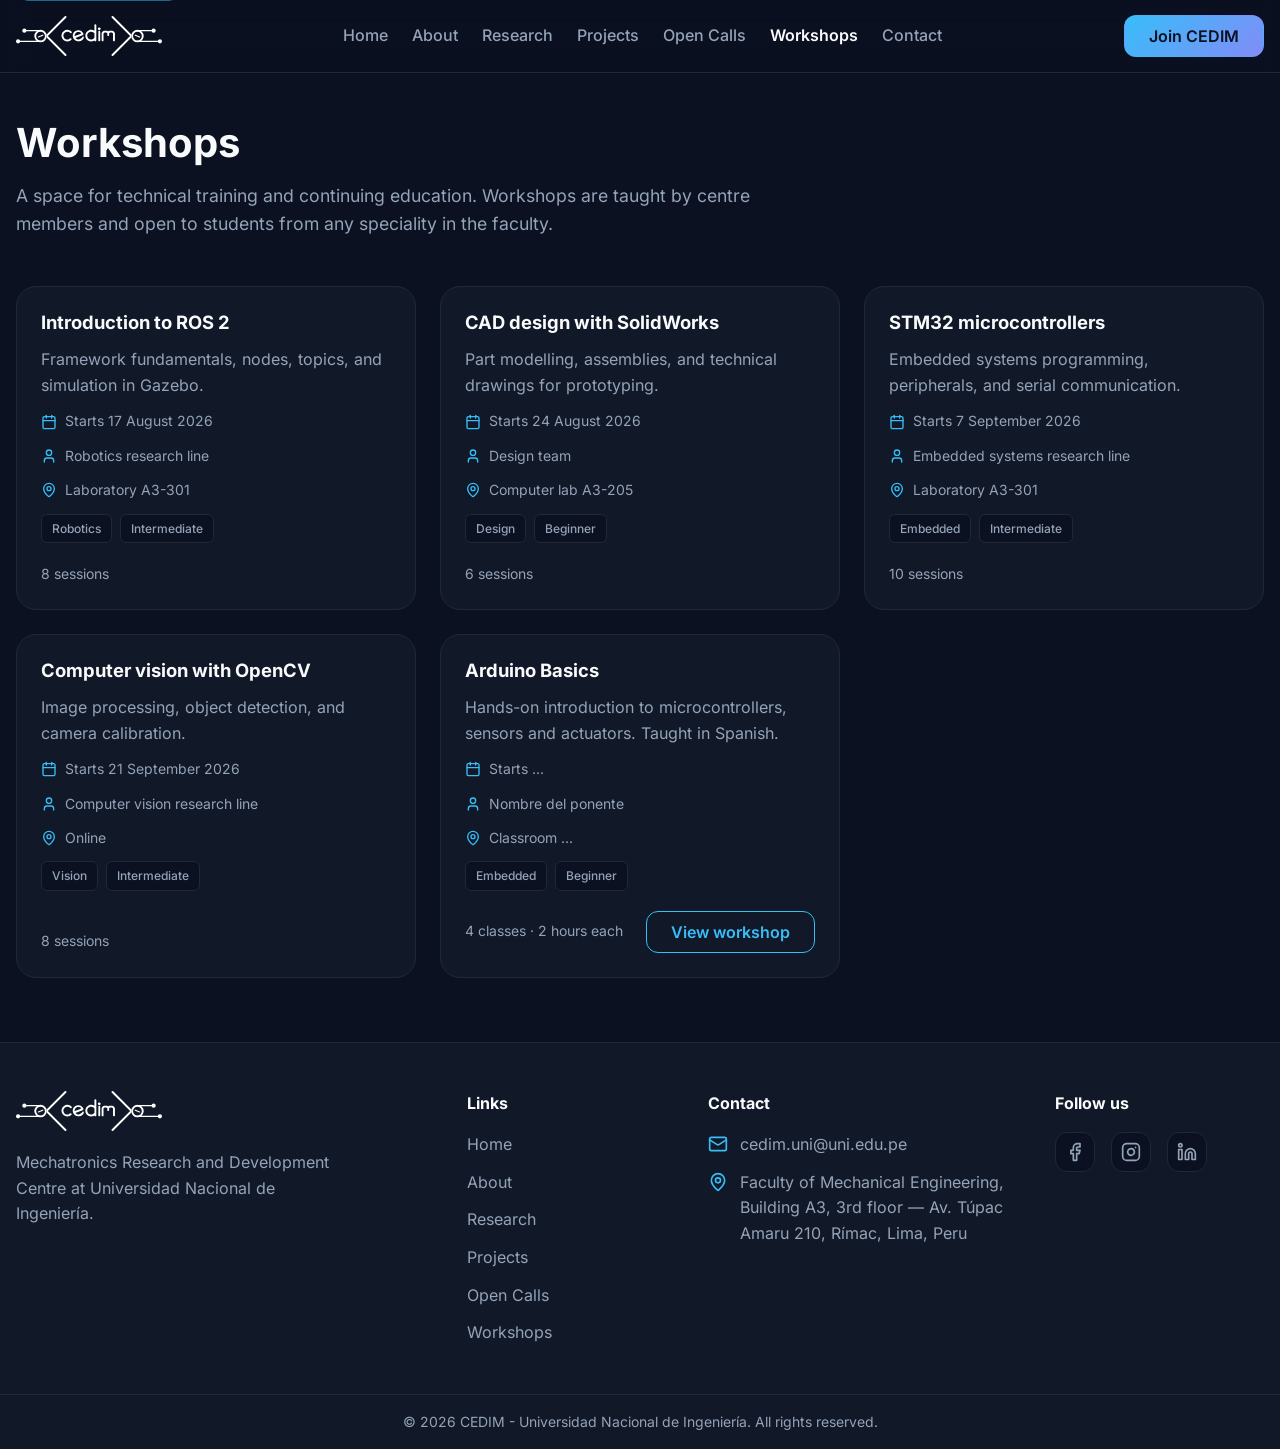
<file: workshops.html>
<!DOCTYPE html>
<html lang="en">
<head>
  <meta charset="UTF-8" />
  <meta name="viewport" content="width=device-width, initial-scale=1.0" />
  <title>Workshops | CEDIM</title>

  <meta name="description" content="CEDIM technical workshops on ROS 2, CAD design, STM32 microcontrollers, and computer vision, open to students from any speciality in the faculty." />
  <link rel="canonical" href="https://cedimunifim.github.io/cedim-web/workshops.html" />

  <meta property="og:type" content="website" />
  <meta property="og:site_name" content="CEDIM" />
  <meta property="og:locale" content="en_US" />
  <meta property="og:title" content="Workshops | CEDIM" />
  <meta property="og:description" content="Technical workshops on ROS 2, CAD design, STM32 microcontrollers, and computer vision, open to students from any speciality." />
  <meta property="og:url" content="https://cedimunifim.github.io/cedim-web/workshops.html" />
  <meta property="og:image" content="https://cedimunifim.github.io/cedim-web/assets/img/social/og-image.png" />
  <meta property="og:image:width" content="1200" />
  <meta property="og:image:height" content="630" />
  <meta property="og:image:alt" content="CEDIM — Building the Future of Mechatronics" />

  <meta name="twitter:card" content="summary_large_image" />
  <meta name="twitter:title" content="Workshops | CEDIM" />
  <meta name="twitter:description" content="Technical workshops on ROS 2, CAD design, STM32 microcontrollers, and computer vision, open to students from any speciality." />
  <meta name="twitter:image" content="https://cedimunifim.github.io/cedim-web/assets/img/social/og-image.png" />

  <link rel="icon" href="assets/img/logos/favicon.svg" type="image/svg+xml" />
  <link rel="apple-touch-icon" href="assets/img/logos/apple-touch-icon.png" />

  <link rel="stylesheet" href="assets/css/styles.css" />
</head>

<body>

  <div id="site-navbar"></div>

  <main class="page" id="main-content">
    <div class="container">

      <h1 class="page-title">Workshops</h1>

      <p class="page-intro">
        A space for technical training and continuing education. Workshops are
        taught by centre members and open to students from any speciality in
        the faculty.
      </p>

      <!-- Rendered by components/cards/cards.js -->
      <div id="workshops-grid" class="cards-grid"></div>

    </div>
  </main>

  <div id="site-footer"></div>

  <script src="components/site-chrome/site-chrome.js"></script>
  <script src="components/navbar/navbar.js"></script>
  <script src="components/footer/footer.js"></script>

  <!-- Data goes before the renderer that consumes it -->
  <script src="assets/js/data/workshops.js"></script>
  <script src="components/cards/cards.js"></script>
  <script src="components/reveal/reveal.js"></script>
</body>
</html>
</file>
<file: assets/css/styles.css>
/* ==========================================
   CEDIM Design System
   Main Stylesheet
========================================== */

/* fonts.css va primero: declara @font-face, que conviene que el
   navegador descubra antes de empezar a pintar texto. */
@import url("fonts.css");
@import url("variables.css");
@import url("layout.css");
@import url("components.css");
@import url("utilities.css");
</file>
